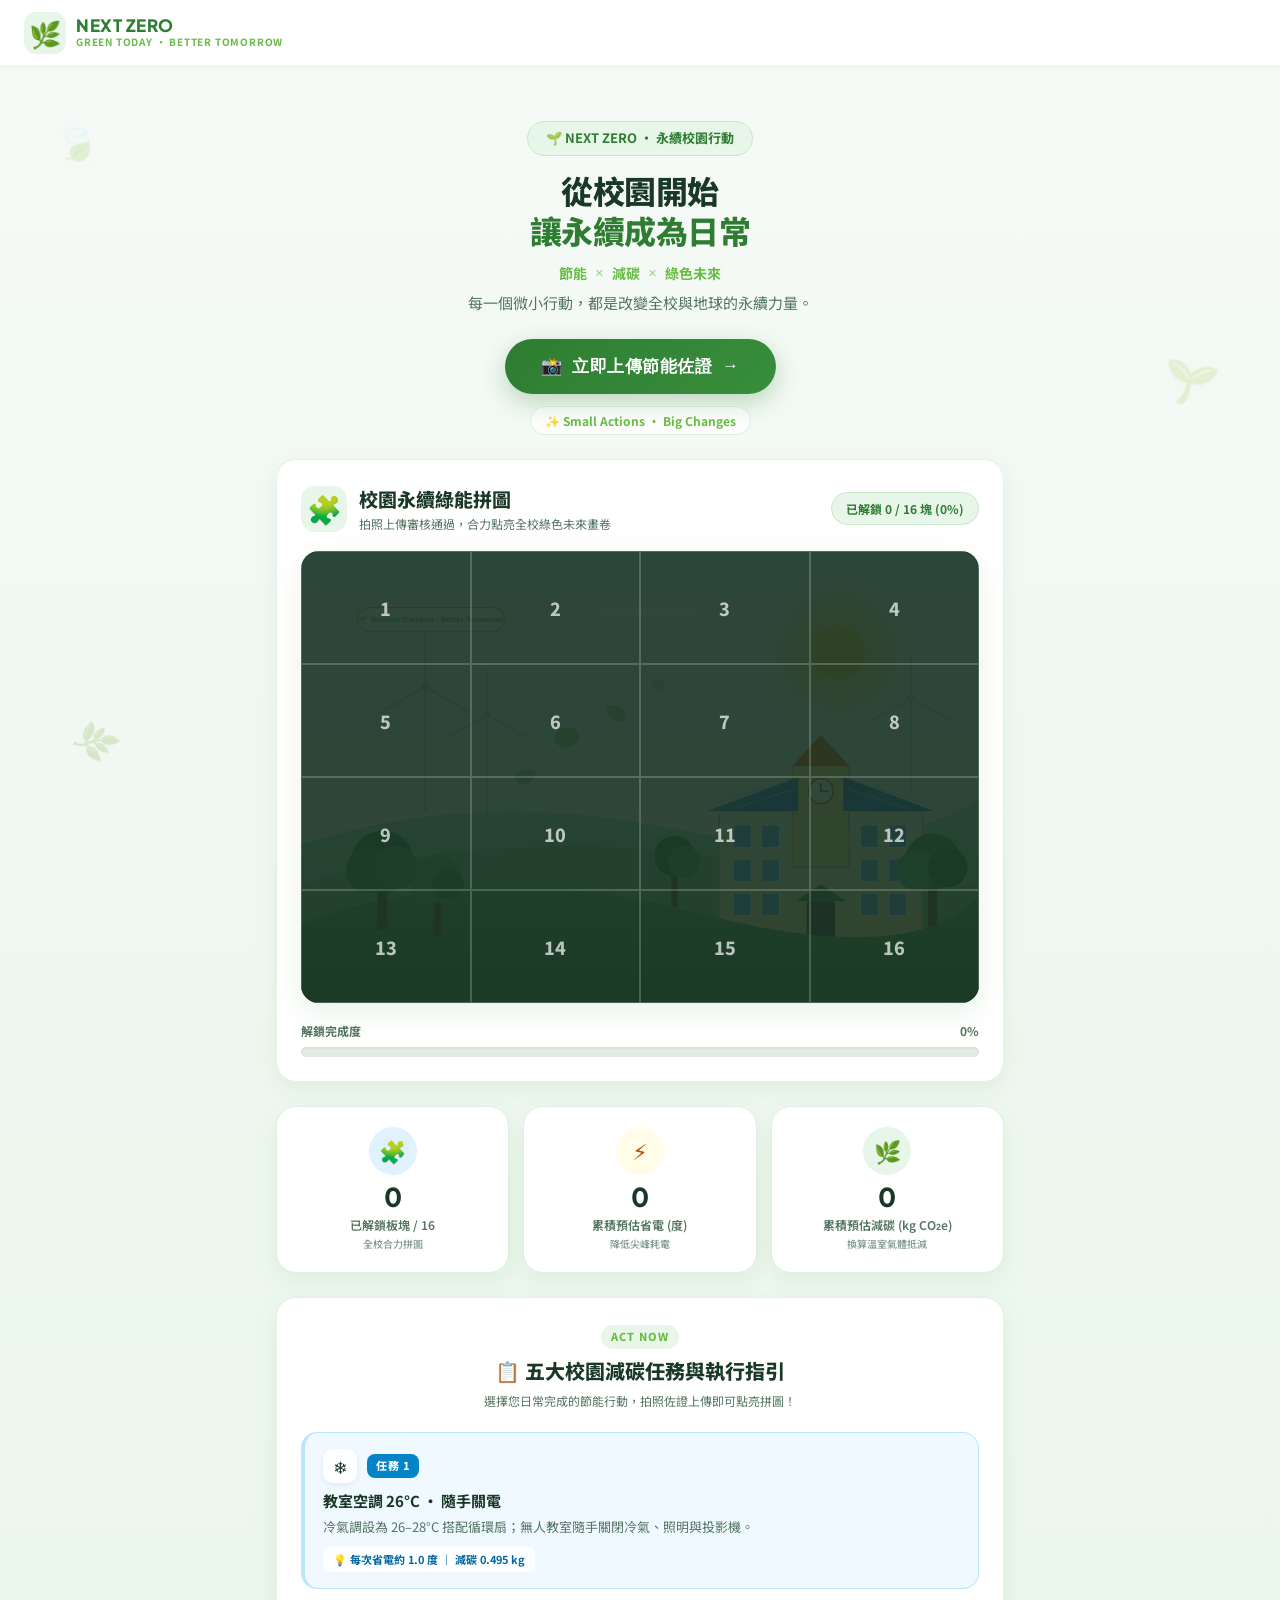
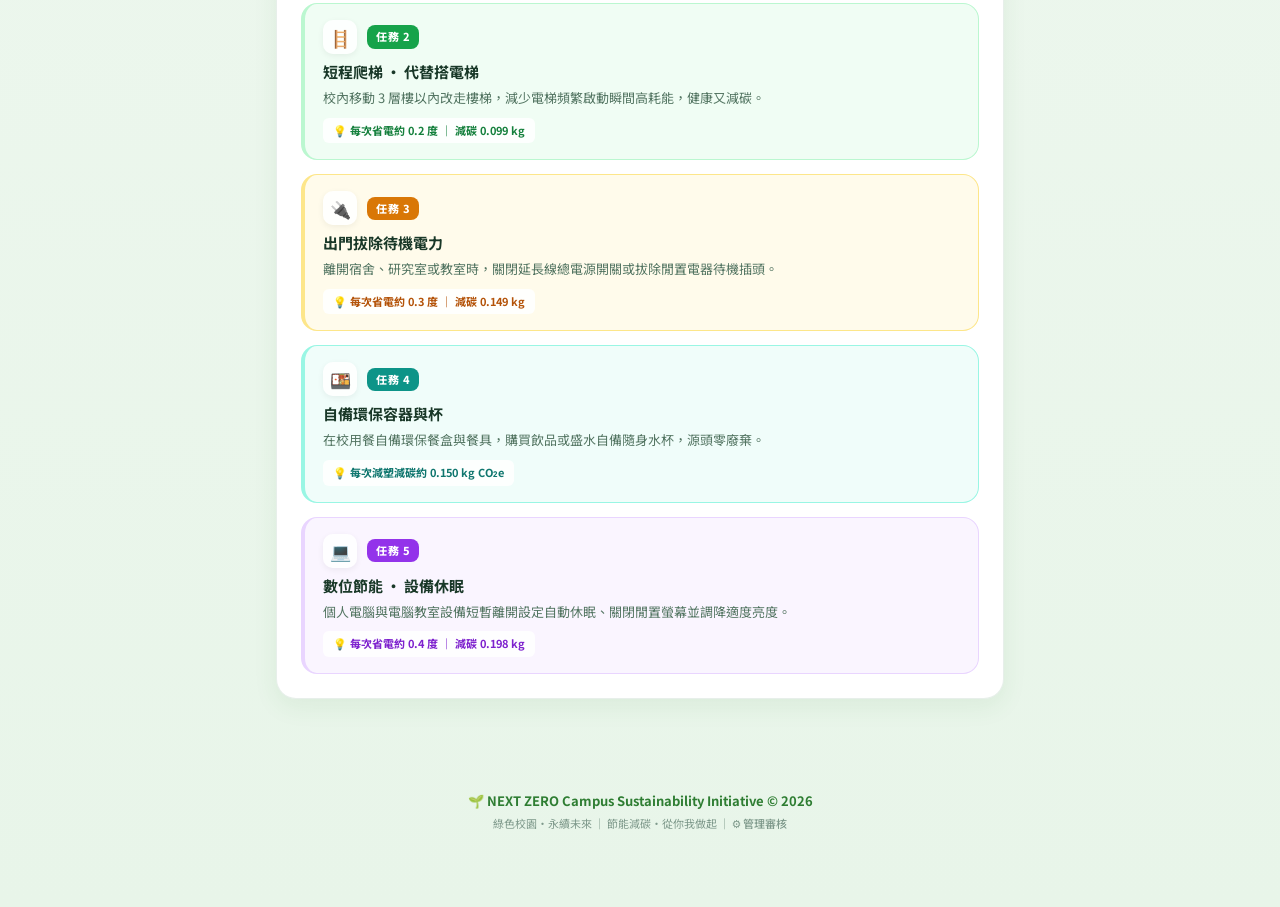
<file: index.html>
<!DOCTYPE html>
<html lang="zh-TW">
<head>
  <meta charset="UTF-8">
  <meta name="viewport" content="width=device-width, initial-scale=1.0">
  <title>NEXT ZERO 校園永續拼圖 ｜ 綠色校園·永續未來</title>
  <link rel="stylesheet" href="style.css?v=20261008v20">
  <link rel="preconnect" href="https://fonts.googleapis.com">
  <link rel="preconnect" href="https://fonts.gstatic.com" crossorigin>
  <link href="https://fonts.googleapis.com/css2?family=Noto+Sans+TC:wght@400;500;600;700;800&family=Plus+Jakarta+Sans:wght@600;700;800&display=swap" rel="stylesheet">
</head>
<body>

  <!-- 頂部品牌導航列 (Brand Navigation) -->
  <nav class="top-nav">
    <div class="nav-brand">
      <span class="brand-logo">🌿</span>
      <div class="brand-text-group">
        <span class="brand-title">NEXT ZERO</span>
        <span class="brand-tagline">GREEN TODAY · BETTER TOMORROW</span>
      </div>
    </div>
  </nav>

  <div class="eco-bg-decorations">
    <div class="leaf-decor leaf-1">🍃</div>
    <div class="leaf-decor leaf-2">🌱</div>
    <div class="leaf-decor leaf-3">🌿</div>
  </div>

  <main class="container">
    <!-- 主視覺 Hero 區塊 (Hero Header) -->
    <header class="hero-section">
      <div class="hero-badge">
        <span>🌱 NEXT ZERO · 永續校園行動</span>
      </div>
      <h1 class="hero-title">
        從校園開始<br>
        <span class="text-highlight">讓永續成為日常</span>
      </h1>
      <div class="hero-tags">
        <span class="hero-tag">節能</span>
        <span class="tag-divider">✕</span>
        <span class="hero-tag">減碳</span>
        <span class="tag-divider">✕</span>
        <span class="hero-tag">綠色未來</span>
      </div>
      <p class="hero-subtitle">每一個微小行動，都是改變全校與地球的永續力量。</p>
      
      <div class="hero-action-box">
        <button type="button" class="btn-hero-participate" id="btn-open-modal">
          <span class="btn-icon">📸</span> 立即上傳節能佐證 <span class="btn-arrow">→</span>
        </button>
        <div class="hero-note-badge">
          ✨ <span>Small Actions · Big Changes</span>
        </div>
      </div>
    </header>

    <!-- 核心拼圖互動區塊 (Puzzle Section) -->
    <section class="card puzzle-card">
      <div class="puzzle-card-header">
        <div class="header-left">
          <span class="section-icon">🧩</span>
          <div>
            <h2>校園永續綠能拼圖</h2>
            <p class="section-desc">拍照上傳審核通過，合力點亮全校綠色未來畫卷</p>
          </div>
        </div>
        <div class="progress-pill" id="progress-text">
          載入進度中...
        </div>
      </div>
      
      <div id="puzzle-container">
        <div id="grid"></div>
      </div>

      <div class="progress-wrapper">
        <div class="progress-info">
          <span>解鎖完成度</span>
          <span id="progress-percent">0%</span>
        </div>
        <div class="progress-bar-container">
          <div class="progress-bar" id="progress-bar-fill" style="width: 0%;"></div>
        </div>
      </div>
    </section>

    <!-- 實體減碳數據儀表板 (Stats Grid) -->
    <section class="stats-section">
      <div class="stat-card stat-puzzle">
        <div class="stat-icon-wrapper">
          <span class="stat-icon">🧩</span>
        </div>
        <div class="stat-info">
          <h3 id="approved-count">0</h3>
          <p>已解鎖板塊 / 16</p>
          <span class="stat-sub">全校合力拼圖</span>
        </div>
      </div>

      <div class="stat-card stat-energy">
        <div class="stat-icon-wrapper">
          <span class="stat-icon">⚡</span>
        </div>
        <div class="stat-info">
          <h3 id="saved-kwh">0</h3>
          <p>累積預估省電 (度)</p>
          <span class="stat-sub">降低尖峰耗電</span>
        </div>
      </div>

      <div class="stat-card stat-carbon">
        <div class="stat-icon-wrapper">
          <span class="stat-icon">🌿</span>
        </div>
        <div class="stat-info">
          <h3 id="saved-carbon">0</h3>
          <p>累積預估減碳 (kg CO₂e)</p>
          <span class="stat-sub">換算溫室氣體抵減</span>
        </div>
      </div>
    </section>

    <!-- 五大減碳解鎖任務指引 (5 Eco Tasks Grid) -->
    <section class="card tasks-section">
      <div class="section-heading">
        <span class="section-badge">ACT NOW</span>
        <h2>📋 五大校園減碳任務與執行指引</h2>
        <p class="section-desc">選擇您日常完成的節能行動，拍照佐證上傳即可點亮拼圖！</p>
      </div>

      <div class="tasks-grid">
        <!-- 任務 1 -->
        <div class="task-box task-theme-1">
          <div class="task-box-top">
            <div class="task-icon-circle">❄️</div>
            <span class="task-badge badge-1">任務 1</span>
          </div>
          <h3 class="task-title">教室空調 26°C · 隨手關電</h3>
          <p class="task-content">冷氣調設為 26–28°C 搭配循環扇；無人教室隨手關閉冷氣、照明與投影機。</p>
          <div class="task-benefit">💡 每次省電約 1.0 度 ｜ 減碳 0.495 kg</div>
        </div>

        <!-- 任務 2 -->
        <div class="task-box task-theme-2">
          <div class="task-box-top">
            <div class="task-icon-circle">🪜</div>
            <span class="task-badge badge-2">任務 2</span>
          </div>
          <h3 class="task-title">短程爬梯 · 代替搭電梯</h3>
          <p class="task-content">校內移動 3 層樓以內改走樓梯，減少電梯頻繁啟動瞬間高耗能，健康又減碳。</p>
          <div class="task-benefit">💡 每次省電約 0.2 度 ｜ 減碳 0.099 kg</div>
        </div>

        <!-- 任務 3 -->
        <div class="task-box task-theme-3">
          <div class="task-box-top">
            <div class="task-icon-circle">🔌</div>
            <span class="task-badge badge-3">任務 3</span>
          </div>
          <h3 class="task-title">出門拔除待機電力</h3>
          <p class="task-content">離開宿舍、研究室或教室時，關閉延長線總電源開關或拔除閒置電器待機插頭。</p>
          <div class="task-benefit">💡 每次省電約 0.3 度 ｜ 減碳 0.149 kg</div>
        </div>

        <!-- 任務 4 -->
        <div class="task-box task-theme-4">
          <div class="task-box-top">
            <div class="task-icon-circle">🍱</div>
            <span class="task-badge badge-4">任務 4</span>
          </div>
          <h3 class="task-title">自備環保容器與杯</h3>
          <p class="task-content">在校用餐自備環保餐盒與餐具，購買飲品或盛水自備隨身水杯，源頭零廢棄。</p>
          <div class="task-benefit">💡 每次減塑減碳約 0.150 kg CO₂e</div>
        </div>

        <!-- 任務 5 -->
        <div class="task-box task-theme-5">
          <div class="task-box-top">
            <div class="task-icon-circle">💻</div>
            <span class="task-badge badge-5">任務 5</span>
          </div>
          <h3 class="task-title">數位節能 · 設備休眠</h3>
          <p class="task-content">個人電腦與電腦教室設備短暫離開設定自動休眠、關閉閒置螢幕並調降適度亮度。</p>
          <div class="task-benefit">💡 每次省電約 0.4 度 ｜ 減碳 0.198 kg</div>
        </div>
      </div>
    </section>
  </main>

  <!-- 前台內嵌式上傳彈窗 (Upload Modal) -->
  <div class="modal-overlay" id="upload-modal">
    <div class="modal-card">
      <div class="modal-header">
        <div class="modal-title-group">
          <span class="modal-icon">📸</span>
          <h3>上傳節能任務佐證</h3>
        </div>
        <button type="button" class="btn-close" id="btn-close-modal">&times;</button>
      </div>
      <form id="upload-form">
        <div class="form-group">
          <label for="input-nickname">暱稱 / 系級（必填）</label>
          <input type="text" id="input-nickname" placeholder="例如：電機三甲 黃同學" required>
        </div>

        <div class="form-group">
          <label for="select-task">執行的節能任務（必選）</label>
          <select id="select-task" required>
            <option value="任務 1. 教室空調設置成 26 度並隨手關閉電源">任務 1. 教室空調設置成 26 度並隨手關閉電源</option>
            <option value="任務 2. 短程爬梯代替搭電梯">任務 2. 短程爬梯代替搭電梯</option>
            <option value="任務 3. 出門時拔除待機的電力">任務 3. 出門時拔除待機的電力</option>
            <option value="任務 4. 自備環保容器與環保杯">任務 4. 自備環保容器與環保杯</option>
            <option value="任務 5. 數位節能與設備休眠">任務 5. 數位節能與設備休眠</option>
          </select>
        </div>

        <div class="form-group">
          <label for="input-file">拍照或選取佐證照片（必選）</label>
          <input type="file" id="input-file" accept="image/*" required>
          <div class="image-preview" id="image-preview-container" style="display: none;">
            <img id="image-preview" alt="照片預覽">
          </div>
        </div>

        <div class="modal-actions">
          <button type="button" class="btn-secondary" id="btn-cancel">取消</button>
          <button type="submit" class="btn-submit-action" id="btn-submit">
            <span id="submit-text">確認送出</span>
            <span class="spinner" id="submit-spinner" style="display: none;"></span>
          </button>
        </div>
      </form>
    </div>
  </div>

  <!-- 送出成功成就慶祝彈窗 (Success Celebration Modal) -->
  <div class="modal-overlay" id="success-modal">
    <div class="modal-card success-card">
      <div class="confetti-particles">
        <span class="particle p1">🌱</span>
        <span class="particle p2">✨</span>
        <span class="particle p3">🌟</span>
        <span class="particle p4">🍃</span>
        <span class="particle p5">⭐</span>
        <span class="particle p6">🌱</span>
      </div>

      <div class="success-icon-wrap">
        <div class="success-pulse-circle"></div>
        <div class="success-badge-icon">🌿</div>
        <div class="success-check-badge">✓</div>
      </div>

      <h3 class="success-title">任務佐證已成功送出！</h3>
      <p class="success-desc">感謝你為校園永續與地球減碳跨出重要的一步 ✨</p>

      <div class="success-details-box">
        <div class="detail-row">
          <span class="detail-label">👤 提交者</span>
          <span class="detail-val" id="success-nickname">-</span>
        </div>
        <div class="detail-row">
          <span class="detail-label">📋 行動項目</span>
          <span class="detail-val" id="success-task">-</span>
        </div>
        <div class="detail-row">
          <span class="detail-label">🕒 當前狀態</span>
          <span class="detail-val badge-pending-tag">🟡 等待管理員審核</span>
        </div>
      </div>

      <p class="success-hint">⏳ 等待審核通過後，首頁拼圖將即時點亮並累計減碳數據！</p>

      <button type="button" class="btn-success-close" id="btn-close-success">
        🌟 繼續瀏覽校園拼圖
      </button>
    </div>
  </div>

  <footer class="footer">
    <div class="footer-content">
      <p class="footer-title">🌱 NEXT ZERO Campus Sustainability Initiative © 2026</p>
      <p class="footer-sub">
        綠色校園·永續未來 ｜ 節能減碳·從你我做起 ｜ 
        <a href="admin.html" class="admin-discreet-link">⚙️ 管理審核</a>
      </p>
    </div>
  </footer>

  <script src="app.js?v=20261008v20"></script>
</body>
</html>
</file>
<file: style.css>
/* ==========================================================================
   NEXT ZERO 校園永續社區拼圖系統 - 設計規範系統 (Design System)
   風格基礎：綠色校園·永續未來 (風格.png 配色與視覺指南)
   ========================================================================== */

:root {
  /* 主色調 (Primary & Secondary Greens) */
  --primary-color: #2E7D32;       /* 生機森林主綠 */
  --primary-hover: #1B5E20;       /* 深沉暗綠 (Hover) */
  --leaf-green: #68BC44;          /* 嫩葉清新綠 (輔助色) */
  --mint-bg: #E8F5E9;             /* 清新綠意淺底 */
  --mint-light: #F1F8E9;          /* 柔和米綠 */
  
  /* 點綴色 (Accents) */
  --sunshine-yellow: #FFD54F;     /* 陽光活潑黃 (電力/點綴) */
  --sunshine-light: #FFFDE7;      /* 陽光淺底 */
  --ocean-blue: #0284C7;          /* 清新水藍 */
  --ocean-light: #E0F2FE;         /* 水藍淺底 */
  --purple-accent: #7E22CE;       /* 數位紫 */
  --purple-light: #F3E8FF;        /* 數位紫淺底 */
  --teal-accent: #0F766E;         /* 環保青綠 */
  --teal-light: #CCFBF1;          /* 環保青淺底 */

  /* 文字與中性色 */
  --text-main: #193828;           /* 沉穩深濃綠黑 (正文/標題) */
  --text-muted: #537562;          /* 柔和綠灰 (副標/次要資訊) */
  --text-light: #7E998B;          /* 淺綠灰 */
  --border-color: #E2ECE5;        /* 淺灰綠邊框 */
  --card-bg: #FFFFFF;             /* 卡片純白背景 */
  --body-bg: #F5FBF6;             /* 頁面背景基調 */
  
  /* 遮罩與陰影 */
  --mask-color: #1a3325e6;        /* 拼圖深森林消光遮罩 */
  --shadow-sm: 0 2px 8px rgba(46, 125, 50, 0.05);
  --shadow-md: 0 8px 24px rgba(46, 125, 50, 0.08);
  --shadow-lg: 0 16px 40px rgba(46, 125, 50, 0.12);
  --border-radius-card: 20px;
  --border-radius-btn: 30px;
}

/* 全域重設與字體 */
* {
  margin: 0;
  padding: 0;
  box-sizing: border-box;
}

body {
  font-family: 'Noto Sans TC', 'Plus Jakarta Sans', system-ui, -apple-system, sans-serif;
  background: linear-gradient(180deg, #F6FAF7 0%, #EDF7EE 50%, #E8F5E9 100%);
  color: var(--text-main);
  line-height: 1.6;
  min-height: 100vh;
  position: relative;
  overflow-x: hidden;
  padding-bottom: 50px;
}

/* 漂浮葉片裝飾 (Eco Floating Leaves) */
.eco-bg-decorations {
  position: fixed;
  top: 0;
  left: 0;
  width: 100vw;
  height: 100vh;
  pointer-events: none;
  z-index: 0;
}

.leaf-decor {
  position: absolute;
  opacity: 0.18;
  user-select: none;
  filter: drop-shadow(0 4px 10px rgba(46, 125, 50, 0.1));
}

.leaf-1 { top: 12%; left: 4%; font-size: 38px; transform: rotate(-15deg); }
.leaf-2 { top: 38%; right: 5%; font-size: 44px; transform: rotate(25deg); }
.leaf-3 { bottom: 15%; left: 6%; font-size: 32px; transform: rotate(45deg); }

/* 頂部導航列 (Top Nav) */
.top-nav {
  position: sticky;
  top: 0;
  z-index: 100;
  background: rgba(255, 255, 255, 0.88);
  backdrop-filter: blur(12px);
  border-bottom: 1px solid rgba(226, 236, 229, 0.8);
  padding: 12px 24px;
  display: flex;
  justify-content: space-between;
  align-items: center;
  box-shadow: 0 2px 10px rgba(0, 0, 0, 0.02);
}

.nav-brand {
  display: flex;
  align-items: center;
  gap: 10px;
}

.brand-logo {
  font-size: 26px;
  background: #E8F5E9;
  width: 42px;
  height: 42px;
  border-radius: 12px;
  display: flex;
  align-items: center;
  justify-content: center;
}

.brand-text-group {
  display: flex;
  flex-direction: column;
}

.brand-title {
  font-family: 'Plus Jakarta Sans', 'Noto Sans TC', sans-serif;
  font-weight: 800;
  font-size: 17px;
  color: var(--primary-color);
  letter-spacing: 0.5px;
  line-height: 1.1;
}

.brand-tagline {
  font-size: 10px;
  font-weight: 700;
  color: var(--leaf-green);
  letter-spacing: 0.8px;
}

.nav-admin-btn {
  background: #FFFFFF;
  color: var(--primary-color);
  border: 1.5px solid #C8E6C9;
  padding: 6px 16px;
  border-radius: var(--border-radius-btn);
  font-size: 13px;
  font-weight: 700;
  text-decoration: none;
  transition: all 0.25s ease;
  display: inline-flex;
  align-items: center;
  gap: 6px;
}

.nav-admin-btn:hover {
  background: var(--mint-bg);
  border-color: var(--primary-color);
  transform: translateY(-1px);
}

/* 主容器 */
.container {
  max-width: 760px;
  margin: 0 auto;
  padding: 24px 16px;
  position: relative;
  z-index: 10;
}

/* 主視覺 Hero 區塊 */
.hero-section {
  text-align: center;
  padding: 30px 10px 24px 10px;
}

.hero-badge {
  display: inline-block;
  background: #E8F5E9;
  color: var(--primary-color);
  font-size: 13px;
  font-weight: 700;
  padding: 6px 18px;
  border-radius: 30px;
  border: 1px solid #C8E6C9;
  margin-bottom: 14px;
}

.hero-title {
  font-size: 32px;
  font-weight: 800;
  color: var(--text-main);
  line-height: 1.25;
  margin-bottom: 12px;
  letter-spacing: -0.5px;
}

.hero-title .text-highlight {
  color: var(--primary-color);
  position: relative;
  display: inline-block;
}

.hero-tags {
  display: flex;
  align-items: center;
  justify-content: center;
  gap: 8px;
  font-size: 14px;
  font-weight: 700;
  color: var(--leaf-green);
  margin-bottom: 8px;
}

.tag-divider {
  font-size: 11px;
  opacity: 0.6;
}

.hero-subtitle {
  font-size: 15px;
  color: var(--text-muted);
  max-width: 520px;
  margin: 0 auto 24px auto;
  line-height: 1.5;
}

.hero-action-box {
  display: flex;
  flex-direction: column;
  align-items: center;
  gap: 12px;
}

.btn-hero-participate {
  position: relative;
  overflow: hidden;
  background: linear-gradient(135deg, #2E7D32 0%, #388E3C 100%);
  color: #FFFFFF;
  border: none;
  font-size: 17px;
  font-weight: 700;
  padding: 16px 36px;
  border-radius: var(--border-radius-btn);
  cursor: pointer;
  box-shadow: 0 8px 24px rgba(46, 125, 50, 0.28);
  display: inline-flex;
  align-items: center;
  gap: 10px;
  transition: all 0.3s cubic-bezier(0.4, 0, 0.2, 1);
  letter-spacing: 0.5px;
  animation: hero-btn-float 3.5s ease-in-out infinite alternate;
}

.btn-hero-participate::after {
  content: '';
  position: absolute;
  top: -50%;
  left: -70%;
  width: 45%;
  height: 200%;
  background: linear-gradient(
    to right,
    rgba(255, 255, 255, 0) 0%,
    rgba(255, 255, 255, 0.4) 50%,
    rgba(255, 255, 255, 0) 100%
  );
  transform: rotate(25deg);
  animation: btn-shimmer 3.8s infinite;
}

@keyframes btn-shimmer {
  0% { left: -80%; }
  35% { left: 140%; }
  100% { left: 140%; }
}

@keyframes hero-btn-float {
  0% { transform: translateY(0); box-shadow: 0 8px 24px rgba(46, 125, 50, 0.28); }
  100% { transform: translateY(-4px); box-shadow: 0 14px 32px rgba(46, 125, 50, 0.38); }
}

.btn-hero-participate:hover {
  background: linear-gradient(135deg, #1B5E20 0%, #2E7D32 100%);
  transform: translateY(-5px) scale(1.03);
  box-shadow: 0 16px 36px rgba(46, 125, 50, 0.42);
}

.btn-hero-participate:active {
  transform: translateY(0) scale(0.98);
}

.btn-arrow {
  transition: transform 0.2s ease;
}

.btn-hero-participate:hover .btn-arrow {
  transform: translateX(4px);
}

.hero-note-badge {
  font-size: 12px;
  font-weight: 700;
  color: var(--leaf-green);
  background: rgba(255, 255, 255, 0.7);
  padding: 4px 14px;
  border-radius: 20px;
  border: 1px solid #DCEFE0;
}

/* 卡片基礎樣式 */
.card {
  background: var(--card-bg);
  border-radius: var(--border-radius-card);
  box-shadow: var(--shadow-md);
  border: 1px solid rgba(226, 236, 229, 0.8);
  margin-bottom: 24px;
}

/* 拼圖核心區塊 */
.puzzle-card {
  padding: 24px;
}

.puzzle-card-header {
  display: flex;
  justify-content: space-between;
  align-items: center;
  margin-bottom: 18px;
}

.header-left {
  display: flex;
  align-items: center;
  gap: 12px;
}

.section-icon {
  font-size: 28px;
  background: var(--mint-bg);
  width: 46px;
  height: 46px;
  border-radius: 14px;
  display: flex;
  align-items: center;
  justify-content: center;
}

.puzzle-card-header h2 {
  font-size: 19px;
  font-weight: 800;
  color: var(--text-main);
}

.section-desc {
  font-size: 12px;
  color: var(--text-muted);
}

.progress-pill {
  background: #E8F5E9;
  color: var(--primary-color);
  font-size: 12px;
  font-weight: 700;
  padding: 6px 14px;
  border-radius: 20px;
  border: 1px solid #C8E6C9;
}

/* 4x4 (16 塊) 拼圖容器 */
#puzzle-container {
  position: relative;
  width: 100%;
  padding-top: 66.66%; /* 4x4 完美 3:2 景觀比例 */
  background: url('puzzle.svg') no-repeat center center;
  background-size: cover;
  border-radius: 18px;
  overflow: hidden;
  box-shadow: inset 0 0 0 1.5px rgba(46, 125, 50, 0.18), 0 10px 30px rgba(46, 125, 50, 0.1);
  transition: all 0.6s cubic-bezier(0.34, 1.56, 0.64, 1);
}

#puzzle-container.celebrating {
  animation: aurora-glow 4s ease infinite alternate;
}

@keyframes aurora-glow {
  0% { box-shadow: 0 0 25px rgba(104, 188, 68, 0.5), inset 0 0 15px rgba(255, 213, 79, 0.4); }
  50% { box-shadow: 0 0 35px rgba(3, 169, 244, 0.55), inset 0 0 20px rgba(104, 188, 68, 0.5); }
  100% { box-shadow: 0 0 40px rgba(255, 213, 79, 0.6), inset 0 0 25px rgba(46, 125, 50, 0.4); }
}

#grid {
  position: absolute;
  top: 0;
  left: 0;
  width: 100%;
  height: 100%;
  display: grid;
  grid-template-columns: repeat(4, 1fr);
  grid-template-rows: repeat(4, 1fr);
  perspective: 600px;
}

.tile {
  background-color: var(--mask-color);
  border: 0.8px solid rgba(255, 255, 255, 0.2);
  transition: background-color 0.8s cubic-bezier(0.34, 1.56, 0.64, 1), transform 0.4s ease, border-color 0.4s ease;
  display: flex;
  align-items: center;
  justify-content: center;
  color: rgba(255, 255, 255, 0.7);
  font-size: 18px;
  font-weight: 800;
  user-select: none;
  position: relative;
}

.tile.unlocked {
  background-color: transparent !important;
  color: transparent !important;
  border-color: rgba(255, 255, 255, 0.08) !important;
  animation: tile-unlock-pop 0.85s cubic-bezier(0.34, 1.56, 0.64, 1) forwards;
}

@keyframes tile-unlock-pop {
  0% {
    transform: scale(0.9) rotateY(0deg);
    box-shadow: inset 0 0 0 rgba(104, 188, 68, 0);
    opacity: 0.95;
  }
  40% {
    transform: scale(1.08) rotateY(90deg);
    box-shadow: inset 0 0 35px rgba(255, 213, 79, 0.9), 0 0 25px rgba(104, 188, 68, 0.9);
    opacity: 0.5;
  }
  100% {
    transform: scale(1) rotateY(0deg);
    box-shadow: inset 0 0 0 rgba(104, 188, 68, 0);
    opacity: 0;
  }
}

/* 進度條 */
.progress-wrapper {
  margin-top: 18px;
}

.progress-info {
  display: flex;
  justify-content: space-between;
  font-size: 12px;
  font-weight: 700;
  color: var(--text-muted);
  margin-bottom: 6px;
}

.progress-bar-container {
  width: 100%;
  height: 10px;
  background-color: #E2ECE5;
  border-radius: 6px;
  overflow: hidden;
  box-shadow: inset 0 1px 3px rgba(0, 0, 0, 0.08);
}

.progress-bar {
  height: 100%;
  background: linear-gradient(
    45deg,
    #2E7D32 25%,
    #68BC44 25%,
    #68BC44 50%,
    #2E7D32 50%,
    #2E7D32 75%,
    #68BC44 75%,
    #68BC44 100%
  );
  background-size: 24px 24px;
  animation: progress-stripes 2s linear infinite;
  transition: width 0.9s cubic-bezier(0.34, 1.56, 0.64, 1);
  border-radius: 6px;
  box-shadow: 0 2px 8px rgba(46, 125, 50, 0.35);
}

@keyframes progress-stripes {
  0% { background-position: 0 0; }
  100% { background-position: 24px 0; }
}

/* 數據儀表板 (Stats Section) */
.stats-section {
  display: grid;
  grid-template-columns: repeat(3, 1fr);
  gap: 14px;
  margin-bottom: 24px;
}

.stat-card {
  background: var(--card-bg);
  padding: 20px 14px;
  border-radius: var(--border-radius-card);
  text-align: center;
  box-shadow: var(--shadow-md);
  border: 1px solid var(--border-color);
  display: flex;
  flex-direction: column;
  align-items: center;
  transition: transform 0.3s cubic-bezier(0.34, 1.56, 0.64, 1), box-shadow 0.3s ease, border-color 0.3s ease;
}

.stat-card:hover {
  transform: translateY(-5px) scale(1.02);
  box-shadow: 0 12px 28px rgba(46, 125, 50, 0.14);
  border-color: rgba(104, 188, 68, 0.4);
}

.stat-icon-wrapper {
  width: 48px;
  height: 48px;
  border-radius: 50%;
  display: flex;
  align-items: center;
  justify-content: center;
  margin-bottom: 8px;
  position: relative;
}

.stat-icon-wrapper::after {
  content: '';
  position: absolute;
  top: -3px;
  left: -3px;
  right: -3px;
  bottom: -3px;
  border-radius: 50%;
  border: 1.5px solid currentColor;
  opacity: 0;
  animation: pulse-ring 3s cubic-bezier(0.215, 0.61, 0.355, 1) infinite;
}

@keyframes pulse-ring {
  0% { transform: scale(0.9); opacity: 0.8; }
  60% { transform: scale(1.35); opacity: 0; }
  100% { transform: scale(1.35); opacity: 0; }
}

.stat-puzzle .stat-icon-wrapper { background: var(--ocean-light); color: var(--ocean-blue); }
.stat-energy .stat-icon-wrapper { background: var(--sunshine-light); color: #B45309; }
.stat-carbon .stat-icon-wrapper { background: var(--mint-bg); color: var(--primary-color); }

.stat-icon {
  font-size: 22px;
}

.stat-info h3 {
  font-family: 'Plus Jakarta Sans', 'Noto Sans TC', sans-serif;
  font-size: 26px;
  color: var(--text-main);
  font-weight: 800;
  line-height: 1.1;
}

.stat-info p {
  font-size: 12px;
  color: var(--text-muted);
  font-weight: 600;
  margin-top: 4px;
}

.stat-sub {
  font-size: 10px;
  color: var(--text-light);
  font-weight: 500;
  margin-top: 2px;
  display: block;
}

/* 五大任務指引區塊 (Tasks Section) */
.tasks-section {
  padding: 24px;
}

.section-heading {
  text-align: center;
  margin-bottom: 22px;
}

.section-badge {
  display: inline-block;
  font-size: 11px;
  font-weight: 800;
  letter-spacing: 1px;
  color: var(--leaf-green);
  background: var(--mint-bg);
  padding: 3px 10px;
  border-radius: 12px;
  margin-bottom: 6px;
}

.section-heading h2 {
  font-size: 20px;
  font-weight: 800;
  color: var(--text-main);
  margin-bottom: 4px;
}

.tasks-grid {
  display: flex;
  flex-direction: column;
  gap: 14px;
}

.task-box {
  padding: 16px 18px;
  border-radius: 16px;
  border: 1px solid transparent;
  border-left: 4px solid transparent;
  transition: all 0.3s cubic-bezier(0.34, 1.56, 0.64, 1);
  position: relative;
}

.task-box:hover {
  transform: translateX(8px) scale(1.01);
  box-shadow: 0 10px 26px rgba(0, 0, 0, 0.06);
}

.task-theme-1:hover { border-left-color: #0284C7; }
.task-theme-2:hover { border-left-color: #16A34A; }
.task-theme-3:hover { border-left-color: #D97706; }
.task-theme-4:hover { border-left-color: #059669; }
.task-theme-5:hover { border-left-color: #7C3AED; }

.task-box-top {
  display: flex;
  align-items: center;
  gap: 10px;
  margin-bottom: 6px;
}

.task-icon-circle {
  width: 34px;
  height: 34px;
  border-radius: 10px;
  display: flex;
  align-items: center;
  justify-content: center;
  font-size: 17px;
  background: rgba(255, 255, 255, 0.9);
  box-shadow: 0 2px 6px rgba(0, 0, 0, 0.06);
  transition: transform 0.3s cubic-bezier(0.34, 1.56, 0.64, 1);
}

.task-box:hover .task-icon-circle {
  transform: rotate(-12deg) scale(1.18);
}

.task-badge {
  font-size: 11px;
  font-weight: 800;
  padding: 3px 9px;
  border-radius: 8px;
  letter-spacing: 0.5px;
}

.task-title {
  font-size: 15px;
  font-weight: 700;
  color: var(--text-main);
  margin-bottom: 4px;
}

.task-content {
  font-size: 13px;
  color: var(--text-muted);
  line-height: 1.5;
  margin-bottom: 8px;
}

.task-benefit {
  font-size: 11px;
  font-weight: 700;
  display: inline-block;
  padding: 4px 10px;
  border-radius: 6px;
  background: rgba(255, 255, 255, 0.9);
}

/* 5 大任務配色風格 */
.task-theme-1 { background: #F0F9FF; border-color: #BAE6FD; }
.badge-1 { background: #0284C7; color: #FFFFFF; }
.task-theme-1 .task-benefit { color: #0369A1; }

.task-theme-2 { background: #F0FDF4; border-color: #BBF7D0; }
.badge-2 { background: #16A34A; color: #FFFFFF; }
.task-theme-2 .task-benefit { color: #15803D; }

.task-theme-3 { background: #FFFBEB; border-color: #FDE68A; }
.badge-3 { background: #D97706; color: #FFFFFF; }
.task-theme-3 .task-benefit { color: #B45309; }

.task-theme-4 { background: #F0FDFA; border-color: #99F6E4; }
.badge-4 { background: #0D9488; color: #FFFFFF; }
.task-theme-4 .task-benefit { color: #0F766E; }

.task-theme-5 { background: #FAF5FF; border-color: #E9D5FF; }
.badge-5 { background: #9333EA; color: #FFFFFF; }
.task-theme-5 .task-benefit { color: #7E22CE; }

/* 彈窗 Modal 樣式 */
.modal-overlay {
  position: fixed;
  top: 0;
  left: 0;
  width: 100vw;
  height: 100vh;
  background: rgba(20, 40, 30, 0.65);
  backdrop-filter: blur(6px);
  display: none;
  align-items: center;
  justify-content: center;
  z-index: 1000;
  padding: 16px;
}

.modal-overlay.active {
  display: flex;
}

.modal-card {
  background: #FFFFFF;
  width: 100%;
  max-width: 480px;
  border-radius: 24px;
  padding: 28px;
  box-shadow: var(--shadow-lg);
  animation: modalPop 0.28s cubic-bezier(0.34, 1.56, 0.64, 1);
}

@keyframes modalPop {
  from { opacity: 0; transform: scale(0.94) translateY(10px); }
  to { opacity: 1; transform: scale(1) translateY(0); }
}

.modal-header {
  display: flex;
  justify-content: space-between;
  align-items: center;
  margin-bottom: 20px;
  padding-bottom: 12px;
  border-bottom: 1px solid #F1F5F2;
}

.modal-title-group {
  display: flex;
  align-items: center;
  gap: 10px;
}

.modal-icon {
  font-size: 22px;
  background: #E8F5E9;
  width: 36px;
  height: 36px;
  border-radius: 10px;
  display: flex;
  align-items: center;
  justify-content: center;
}

.modal-header h3 {
  font-size: 19px;
  font-weight: 800;
  color: var(--text-main);
}

.btn-close {
  background: #F3F4F6;
  border: none;
  font-size: 20px;
  color: #6B7280;
  width: 32px;
  height: 32px;
  border-radius: 50%;
  cursor: pointer;
  display: flex;
  align-items: center;
  justify-content: center;
  transition: all 0.2s;
}

.btn-close:hover {
  background: #E5E7EB;
  color: #1F2937;
}

.form-group {
  margin-bottom: 16px;
  text-align: left;
}

.form-group label {
  display: block;
  font-size: 13px;
  font-weight: 700;
  color: var(--text-main);
  margin-bottom: 6px;
}

.form-group input[type="text"],
.form-group select {
  width: 100%;
  padding: 12px 14px;
  font-size: 14px;
  border: 1.5px solid #D1E0D7;
  border-radius: 12px;
  outline: none;
  font-family: inherit;
  background: #FAFDFB;
  transition: all 0.2s;
}

.form-group input[type="text"]:focus,
.form-group select:focus {
  border-color: var(--primary-color);
  background: #FFFFFF;
  box-shadow: 0 0 0 3px rgba(46, 125, 50, 0.12);
}

.form-group input[type="file"] {
  width: 100%;
  font-size: 13px;
  color: var(--text-muted);
}

.image-preview {
  margin-top: 10px;
  width: 100%;
  max-height: 180px;
  border-radius: 12px;
  overflow: hidden;
  border: 1.5px solid #E2ECE5;
}

.image-preview img {
  width: 100%;
  height: 180px;
  object-fit: cover;
}

.modal-actions {
  display: flex;
  justify-content: flex-end;
  gap: 12px;
  margin-top: 24px;
}

.btn-secondary {
  background: #F3F4F6;
  color: #4B5563;
  border: none;
  padding: 10px 20px;
  border-radius: 20px;
  font-size: 14px;
  font-weight: 700;
  cursor: pointer;
  transition: all 0.2s;
}

.btn-secondary:hover {
  background: #E5E7EB;
}

.btn-submit-action {
  background: linear-gradient(135deg, #2E7D32 0%, #388E3C 100%);
  color: #FFFFFF;
  border: none;
  padding: 10px 26px;
  border-radius: 20px;
  font-size: 14px;
  font-weight: 700;
  cursor: pointer;
  box-shadow: 0 4px 14px rgba(46, 125, 50, 0.25);
  display: inline-flex;
  align-items: center;
  gap: 8px;
  transition: all 0.25s;
}

.btn-submit-action:hover {
  background: linear-gradient(135deg, #1B5E20 0%, #2E7D32 100%);
  transform: translateY(-1px);
}

.spinner {
  width: 16px;
  height: 16px;
  border: 2px solid #FFFFFF;
  border-top-color: transparent;
  border-radius: 50%;
  animation: spin 0.6s linear infinite;
}

@keyframes spin {
  to { transform: rotate(360deg); }
}

/* ==========================================================================
   送出成功成就慶祝彈窗 (Success Celebration Modal Styles & Animations)
   ========================================================================== */
.success-card {
  position: relative;
  text-align: center;
  padding: 32px 24px;
  overflow: hidden;
  border: 2px solid #C8E6C9;
  background: linear-gradient(180deg, #FFFFFF 0%, #F9FCFA 100%);
  animation: successPopIn 0.5s cubic-bezier(0.34, 1.56, 0.64, 1);
}

@keyframes successPopIn {
  0% { transform: scale(0.8) translateY(20px); opacity: 0; }
  100% { transform: scale(1) translateY(0); opacity: 1; }
}

/* 噴發微粒粒子動畫 (Confetti Particles) */
.confetti-particles {
  position: absolute;
  top: 0;
  left: 0;
  width: 100%;
  height: 100%;
  pointer-events: none;
  overflow: hidden;
}

.particle {
  position: absolute;
  font-size: 20px;
  opacity: 0;
  animation: floatUp 2.8s cubic-bezier(0.25, 1, 0.5, 1) infinite;
}

.p1 { left: 10%; animation-delay: 0.1s; }
.p2 { left: 25%; animation-delay: 0.5s; }
.p3 { left: 50%; animation-delay: 0.2s; }
.p4 { left: 70%; animation-delay: 0.7s; }
.p5 { left: 85%; animation-delay: 0.3s; }
.p6 { left: 40%; animation-delay: 0.9s; }

@keyframes floatUp {
  0% {
    transform: translateY(120%) rotate(0deg) scale(0.6);
    opacity: 1;
  }
  80% {
    opacity: 0.8;
  }
  100% {
    transform: translateY(-80px) rotate(360deg) scale(1.1);
    opacity: 0;
  }
}

/* 徽章能量環與動態勾勾 */
.success-icon-wrap {
  width: 76px;
  height: 76px;
  margin: 0 auto 16px auto;
  position: relative;
  display: flex;
  align-items: center;
  justify-content: center;
}

.success-pulse-circle {
  position: absolute;
  width: 100%;
  height: 100%;
  background: #E8F5E9;
  border-radius: 50%;
  animation: successPulse 2s ease-out infinite;
}

@keyframes successPulse {
  0% { transform: scale(0.85); opacity: 1; box-shadow: 0 0 0 0 rgba(104, 188, 68, 0.5); }
  70% { transform: scale(1.15); opacity: 0.6; box-shadow: 0 0 0 16px rgba(104, 188, 68, 0); }
  100% { transform: scale(1.15); opacity: 0; }
}

.success-badge-icon {
  font-size: 38px;
  z-index: 2;
  animation: badgeBounce 1.2s cubic-bezier(0.34, 1.56, 0.64, 1);
}

@keyframes badgeBounce {
  0% { transform: scale(0) rotate(-30deg); }
  60% { transform: scale(1.25) rotate(10deg); }
  100% { transform: scale(1) rotate(0deg); }
}

.success-check-badge {
  position: absolute;
  bottom: 0;
  right: 0;
  background: #2E7D32;
  color: #FFFFFF;
  font-size: 13px;
  font-weight: 900;
  width: 24px;
  height: 24px;
  border-radius: 50%;
  display: flex;
  align-items: center;
  justify-content: center;
  border: 2px solid #FFFFFF;
  z-index: 3;
  box-shadow: 0 2px 6px rgba(0, 0, 0, 0.15);
}

.success-title {
  font-size: 20px;
  font-weight: 800;
  color: #193828;
  margin-bottom: 6px;
}

.success-desc {
  font-size: 13px;
  color: #537562;
  margin-bottom: 18px;
  line-height: 1.5;
}

.success-details-box {
  background: #F4FAF6;
  border: 1px solid #D9EDE0;
  border-radius: 14px;
  padding: 14px 16px;
  margin-bottom: 14px;
  text-align: left;
}

.detail-row {
  display: flex;
  justify-content: space-between;
  align-items: center;
  font-size: 13px;
  padding: 5px 0;
  border-bottom: 1px dashed #E2ECE5;
}

.detail-row:last-child {
  border-bottom: none;
}

.detail-label {
  color: #537562;
  font-weight: 600;
}

.detail-val {
  color: #193828;
  font-weight: 700;
  text-align: right;
  max-width: 60%;
  white-space: nowrap;
  overflow: hidden;
  text-overflow: ellipsis;
}

.badge-pending-tag {
  background: #FEF3C7;
  color: #92400E;
  padding: 2px 8px;
  border-radius: 6px;
  font-size: 11px;
}

.success-hint {
  font-size: 12px;
  color: #059669;
  font-weight: 600;
  margin-bottom: 20px;
  background: #ECFDF5;
  padding: 8px 12px;
  border-radius: 8px;
  border: 1px solid #A7F3D0;
}

.btn-success-close {
  background: linear-gradient(135deg, #2E7D32 0%, #388E3C 100%);
  color: #FFFFFF;
  border: none;
  width: 100%;
  padding: 13px;
  border-radius: 22px;
  font-size: 15px;
  font-weight: 700;
  cursor: pointer;
  box-shadow: 0 6px 18px rgba(46, 125, 50, 0.28);
  transition: all 0.25s cubic-bezier(0.34, 1.56, 0.64, 1);
}

.btn-success-close:hover {
  background: linear-gradient(135deg, #1B5E20 0%, #2E7D32 100%);
  transform: translateY(-2px) scale(1.02);
  box-shadow: 0 10px 24px rgba(46, 125, 50, 0.35);
}

/* 頁尾 Footer */
.footer {
  text-align: center;
  padding: 24px 16px;
  margin-top: 20px;
  color: var(--text-muted);
}

.footer-title {
  font-size: 13px;
  font-weight: 700;
  color: var(--primary-color);
  margin-bottom: 4px;
}

.footer-sub {
  font-size: 11px;
  color: var(--text-light);
}

.admin-discreet-link {
  color: var(--text-light);
  text-decoration: none;
  font-weight: 500;
  transition: color 0.2s ease;
}

.admin-discreet-link:hover {
  color: var(--primary-color);
  text-decoration: underline;
}

/* 響應式手機排版 (Responsive Mobile) */
@media (max-width: 600px) {
  .hero-title { font-size: 26px; }
  .stats-section { grid-template-columns: 1fr; gap: 10px; }
  .stat-card {
    flex-direction: row;
    text-align: left;
    padding: 14px 18px;
    gap: 16px;
  }
  .stat-icon-wrapper { margin-bottom: 0; }
  .puzzle-card { padding: 18px 14px; }
  .tasks-section { padding: 18px 14px; }
  .tile { font-size: 13px; font-weight: 700; border-width: 0.5px; }
  #puzzle-container { border-radius: 12px; }
}
</file>
